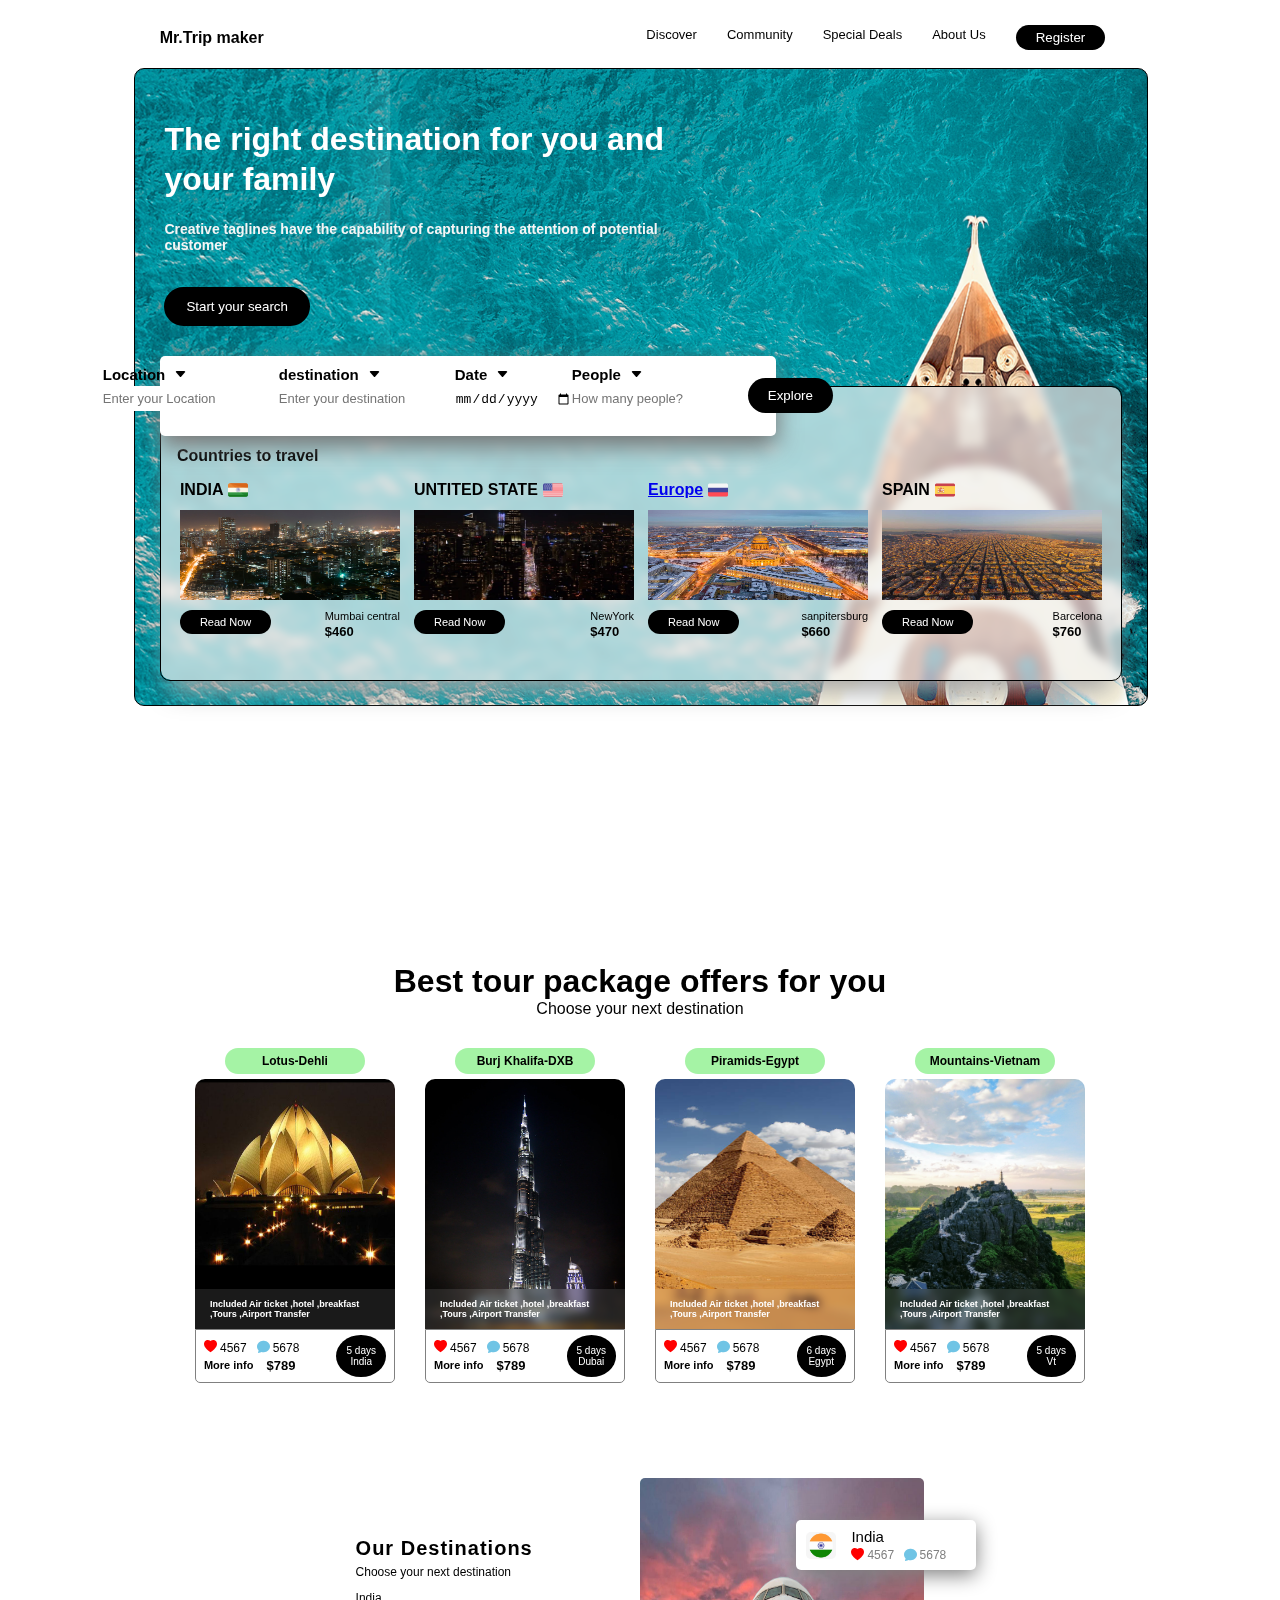
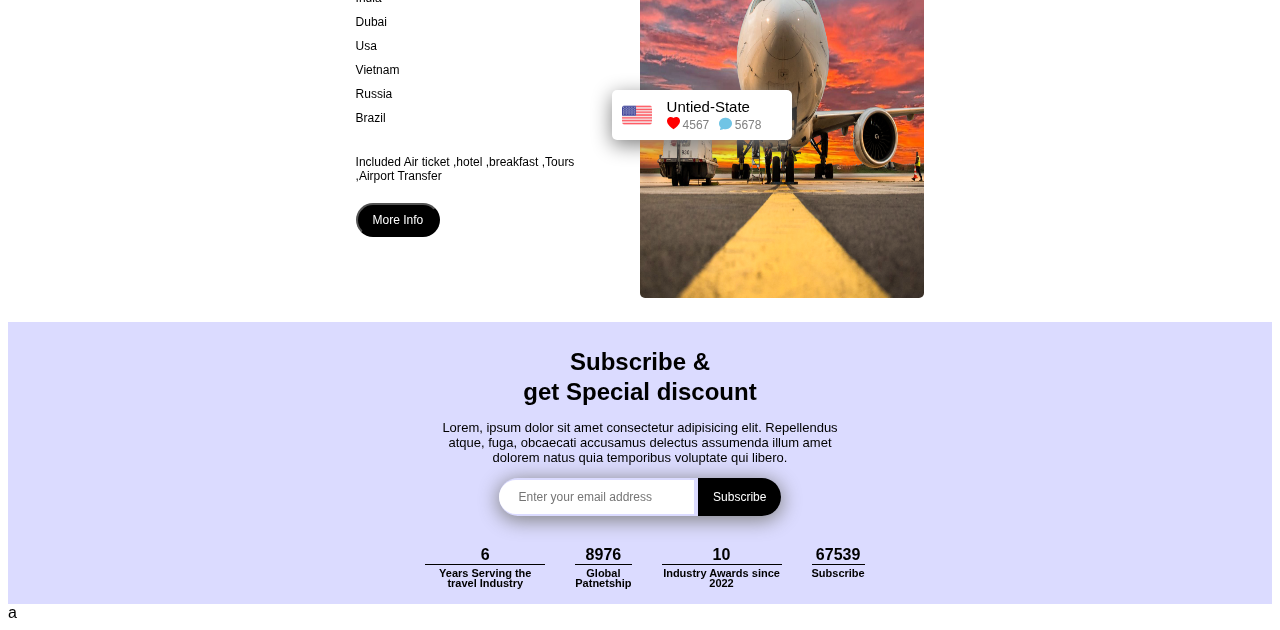
<file: travel app/index.html>
<!DOCTYPE html>
<html lang="en">

<head>
    <meta charset="UTF-8">
    <meta http-equiv="X-UA-Compatible" content="IE=edge">
    <meta name="viewport" content="width=device-width, initial-scale=1.0">
    <link rel="stylesheet" href="style.css">
    <link rel="stylesheet" href="media.css">
    <link rel="stylesheet" href="https://cdn.jsdelivr.net/npm/bootstrap-icons@1.10.4/font/bootstrap-icons.css">
    <title>Document</title>
</head>

<body>
    <header>
        <nav>
            <h4>Mr.Trip maker</h4>
            <ul id="menu_box">
                <li><a href="#">Discover</a></li>
                <li><a href="#">Community</a></li>
                <li><a href="#">Special Deals</a></li>
                <li><a href="#">About Us</a></li>
                <a href="login.html"><li><button>Register</button></li></a>
            </ul>
            <i class="bi bi-three-dots-vertical"></i>
        </nav>
        <div class="content">
            <div class="cont_box">
                <h1>The right destination for you and your family</h1>
                <p>Creative taglines have the capability of capturing the attention of potential customer</p>
                <button>Start your search</button>
            </div>
            <div class="trip_box">
                <div class="search_box">
                    <div class="card">
                        <h4>Location <i class="bi bi-caret-down-fill"></i></h4>
                        <input type="text" placeholder="Enter your Location">
                    </div>
                    <div class="card">
                        <h4>destination <i class="bi bi-caret-down-fill"></i></h4>
                        <input type="text" placeholder="Enter your destination">
                    </div>
                    <div class="card">
                        <h4>Date <i class="bi bi-caret-down-fill"></i></h4>
                        <input type="date">
                    </div>
                    <div class="card">
                        <h4>People <i class="bi bi-caret-down-fill"></i></h4>
                        <input type="number" placeholder="How many people?">
                    </div>
                    <input type="button" value="Explore">
                </div>
                <div class="travel_box">
                    <h4>Countries to travel</h4>
                    <div class="cards">
                        <div class="card">
                            <h3>INDIA<img src="icon/india.png" alt=""></h3>
                            <img src="img/Mumbai-India-at-night.jpg" alt="">
                            <div class="btn_city">
                                <a href="">Read Now</a>
                                <h5>Mumbai central <br> <span>$460</span></h5>
                            </div>
                        </div>

                        <div class="card">
                            <h3>UNTITED STATE<img src="icon/united-states.png" alt=""></h3>
                            <img src="img/newyork.webp" alt="">
                            <div class="btn_city">
                                <a href="">Read Now</a>
                                <h5>NewYork<br><span>$470</span></h5>
                            </div>
                        </div>

                        <div class="card">
                         <a href="Europe Travel/index.html"> <h3>Europe<img src="icon/russia.png" alt=""></h3></a>
                            <img src="img/sanpitersburg.jpg" alt="">
                            <div class="btn_city">
                                <a href="">Read Now</a>
                                <h5>sanpitersburg<br><span>$660</span></h5>
                            </div>
                        </div>
                        <div class="card">
                            <h3>SPAIN<img src="icon/spain.png" alt=""></h3>
                            <img src="img/barcelona.jpg" alt="">
                            <div class="btn_city">
                                <a href="">Read Now</a>
                                <h5>Barcelona<br><span>$760</span></h5>
                            </div>
                        </div>
                    </div>
                </div>
            </div>
        </div>
    </header>

    <div class="offers">
        <h1>Best tour package offers for you</h1>
        <P>Choose your next destination</P>
        <div class="cards">
            <div class="card">
                <h3>Lotus-Dehli</h3>
                <div class="img_text">
                    <img src="img/lotus_temple.jpg" alt="">
                    <h4>Included Air ticket ,hotel ,breakfast ,Tours ,Airport Transfer</h4>
                </div>
                <div class="cont_box">
                    <div class="price">
                        <div class="heart_chat">
                            <i class="bi bi-heart-fill"><span>4567</span></i>
                            <i class="bi bi-chat-fill"><span>5678</span></i>
                        </div>
                        <div class="info_price">
                            <a href="">More info</a>
                            <h4>$789</h4>
                        </div>
                    </div>
                    <div class="days">5 days <br>India</div>
                </div>
            </div>

            <div class="card">
                <h3>Burj Khalifa-DXB</h3>
                <div class="img_text">
                    <img src="img/burjkhlifa.jpg" alt="">
                    <h4>Included Air ticket ,hotel ,breakfast ,Tours ,Airport Transfer</h4>
                </div>
                <div class="cont_box">
                    <div class="price">
                        <div class="heart_chat">
                            <i class="bi bi-heart-fill"><span>4567</span></i>
                            <i class="bi bi-chat-fill"><span>5678</span></i>
                        </div>
                        <div class="info_price">
                            <a href="">More info</a>
                            <h4>$789</h4>
                        </div>
                    </div>
                    <div class="days">5 days <br>Dubai</div>
                </div>
            </div>

            <div class="card">
                <h3>Piramids-Egypt</h3>
                <div class="img_text">
                    <img src="img/piramids.jpg" alt="">
                    <h4>Included Air ticket ,hotel ,breakfast ,Tours ,Airport Transfer</h4>
                </div>
                <div class="cont_box">
                    <div class="price">
                        <div class="heart_chat">
                            <i class="bi bi-heart-fill"><span>4567</span></i>
                            <i class="bi bi-chat-fill"><span>5678</span></i>
                        </div>
                        <div class="info_price">
                            <a href="">More info</a>
                            <h4>$789</h4>
                        </div>
                    </div>
                    <div class="days">6 days <br>Egypt</div>
                </div>
            </div>

            <div class="card">
                <h3>Mountains-Vietnam</h3>
                <div class="img_text">
                    <img src="img/mountain.jpg" alt="">
                    <h4>Included Air ticket ,hotel ,breakfast ,Tours ,Airport Transfer</h4>
                </div>
                <div class="cont_box">
                    <div class="price">
                        <div class="heart_chat">
                            <i class="bi bi-heart-fill"><span>4567</span></i>
                            <i class="bi bi-chat-fill"><span>5678</span></i>
                        </div>
                        <div class="info_price">
                            <a href="">More info</a>
                            <h4>$789</h4>
                        </div>
                    </div>
                    <div class="days">5 days <br>Vt</div>
                </div>
            </div>
        </div>
    </div>
    <div class="destination">
        <div class="des_box">
            <h4>Our Destinations</h4>
            <p>Choose your next destination</p>
            <li>India</li>
            <li>Dubai</li>
            <li>Usa</li>
            <li>Vietnam</li>
            <li>Russia</li>
            <li>Brazil</li>
            <h6>Included Air ticket ,hotel ,breakfast ,Tours ,Airport Transfer</h6>
            <button>More Info</button>
        </div>
        <div class="img_box">
            <img src="img/Main_plan.png" alt="">
            <div class="msg">
                <img src="icon/round_india_flag.png" alt="">
                <div class="cont">
                    <h4>India</h4>
                    <div class="icon">
                        <i class="bi bi-heart-fill"><span>4567</span></i>
                        <i class="bi bi-chat-fill"><span>5678</span></i>
                    </div>
                </div>
            </div>
            <div class="msg">
                <img src="icon/united-states.png" alt="">
                <div class="cont">
                    <h4>Untied-State</h4>
                    <div class="icon">
                        <i class="bi bi-heart-fill"><span>4567</span></i>
                        <i class="bi bi-chat-fill"><span>5678</span></i>
                    </div>
                </div>
            </div>
        </div>
    </div>

    <footer>
        <h2>Subscribe & <br> get Special discount</h2>
        <p>Lorem, ipsum dolor sit amet consectetur adipisicing elit. Repellendus atque, fuga, obcaecati accusamus delectus assumenda illum amet dolorem natus quia temporibus voluptate qui libero.</p>
        <div class="input">
            <input type="text" placeholder="Enter your email address">
            <button>Subscribe</button>

        </div>
        <ul> 
            <li>6<br> <h6>Years Serving the travel Industry</h6></li>
            <li>8976 <br> <h6>Global <br> Patnetship</h6></li>
            <li>10<br> <h6>Industry Awards since 2022</h6></li>
            <li>67539<br> <h6>Subscribe</h6></li>
        </ul>
    </footer>
    <script src="app.js"></script>
</body>

</html>a
</file>
<file: travel app/style.css>
/* *{
    padding: 0;
    margin: 0;
    box-sizing: border-box;
} */

body{
    font-family:'Segoe UI', Tahoma, Geneva, Verdana, sans-serif;
}

header{
    width: 80%;
    height: 95vh;
    
    margin: auto;
}
header nav{
    width: 95%;
    height: 7%;
    margin: auto;
    display: flex;
    align-items: center;
    justify-content: space-between;
}

header nav ul{
    list-style: none;
    display: flex;
}

header nav ul li{
    padding: 3px 15px;
}

header nav ul li a{
    text-decoration: none;
    color: black;
    font-size: 13px;
    font-weight: 500;
    transition: .3s linear;
}

header nav ul li a:hover{
    color: gray;
}

header nav ul li button{
    padding: 5px 20px;
    border-radius: 20px;
    background: black;
    color: white;
    transition: .3s linear;
    border: none;
}

header nav ul li button:hover{
    background: gray;
}


header nav .bi-three-dots-vertical{
    display: none;
}

header .content{
    position: relative;
    width: 100%;
    height: 93%;
}

header .content::before{
    content: '';
    position: absolute;
    width: 100%;
    height: 80%;
    border: 1px solid black;
    background: url('img/background1.png')no-repeat center center/cover;
    border-radius: 10px;
    z-index: -1;
}

header .content .cont_box{
    width: 500px;
    height: auto;
    color: white;
    padding: 30px;
}

header .content .cont_box h1{
    line-height: 40px;
    font-weight: 800;
}

header .content .cont_box p{
    font-size: 14px;
    font-weight: 600;
    color: whitesmoke;
}

header .content .cont_box button{
    margin-top: 20px;
    padding: 10px 20px;
    border-radius: 20px;
    border: 2px solid black;
    background: black;
    color: white;
    outline: none;
    cursor: pointer;
    transition: .3s linear;
}

header .content .cont_box button:hover{
    background: gray;
    border: 2px solid grey;
}

header .trip_box{
    position: relative;
    width: 95%;
    height: auto;
    margin: auto;
}

header .trip_box .search_box{
    position: absolute;
    top: 0;
    left: 0;
    width: 60%;
    height: 60px;
    display: flex;
    align-items: center;
    justify-content: center;
    background: white;
    border-radius: 5px;
    box-shadow: 0px 10px 25px rgb(114,114,114);
    z-index: 1;
    padding: 10px 20px;
}

header .trip_box .search_box .card{
    width: 200px;
    height: 100%;
    /* border: 1px solid black; */
}

header .trip_box .search_box .card h4{
    font-size: 15px;
    margin: 0;
    font-weight: 600;
}

header .trip_box .search_box .card  h4 .bi{
    font-size: 13px;
    margin:2px 0px 0px 5px;
    transition: .3s linear;  
}

header .trip_box .search_box .card input{
    margin-top:  3px;
    padding: 5px 0px;
    border: none;
    outline: none;
    font-size: 13px;
}

header .trip_box .search_box input[type="button"]{
    background: black;
    color: white;
    border: none;
    outline: none;
    padding: 10px 20px;
    border-radius: 20px;
    transition: .3s linear;
    cursor: pointer;
}

header .trip_box .search_box input[type="button"]:hover{
    background: gray;
}

header .trip_box .travel_box{
    position: relative;
    width: 100%;
    height: auto;
    margin: auto;
    top: 30px;
    border: 1px solid black;
    border-radius: 10px;
    padding-bottom: 20px;
    box-shadow: 0px 20px 25px -10px rgb(165,165,165);
}

header .trip_box .travel_box::before{
    content: '';
    position: absolute;
    width: 100%;
    height: 100%;
    border-radius: 10px;
    background: rgb(241,241,241,.7);
    backdrop-filter: blur(5px);
    z-index: -1;
}


header .trip_box .travel_box h4{

    margin: 0;
    padding: 60px 0px 15px 1.7%;
}


header .trip_box .travel_box .cards{
    width: 96%;
    height: auto;
    margin: 0 auto;
    display: flex;
    align-items: center;
    justify-content: space-between;
}

header .trip_box .travel_box .cards .card{
    width: 220px;
    height: 180px;
}

header .trip_box .travel_box .cards .card h3{
    margin: 0px 0px 10px 0px;
    display: flex;
    align-items: center;
    font-size: 16px;
    font-weight: 600;
}

header .trip_box .travel_box .cards .card h3 img{
    width: 20px;
    height: 20px;
    margin-left: 5px;
}

header .trip_box .travel_box .cards .card img{
    width: 100%;
    height: 50%;
}

header .trip_box .travel_box .cards .card .btn_city{
    display: flex;
    align-items: center;
    justify-content: space-between;
}

header .trip_box .travel_box .cards .card .btn_city a{
    text-decoration: none;
    background: black;
    color: white;
    border-radius: 20px;
    padding: 6px 20px;
    font-size: 11px;
    transition: .3s linear;
}

header .trip_box .travel_box .cards .card .btn_city a:hover{
    background: gray;
}

header .trip_box .travel_box .cards .card .btn_city h5{
    font-size: 11px;
    font-weight: 500;
    margin: 0;
    margin-top: 5px;
    line-height: 15px;
}

header .trip_box .travel_box .cards .card .btn_city h5 span{
    font-size: 13px;
    font-weight: 700;
}

.offers{
    width: 60%;
    height: auto;
    margin: auto;
    margin-top: 100px;
    transition: .5s linear;
}

.offers h1{
    font-weight: 600;
    text-align: center;
    margin: 0;
}

.offers p{
    font-weight: 400;
    margin: 0;
    text-align: center;
}

.offers .cards{
    margin-top: 20px;
    display: flex;
    align-items: center;
    justify-content: space-between;
    flex-wrap: wrap;
}

.offers .cards .card{
    position: relative;
    width: 200px;
    height: 350px;
    margin: 10px;
}

.offers .cards .card h3{
    width: 140px;
    padding:6px 0px ;
    background: rgb(165,243,165);
    border-radius: 20px;
    font-size: 12px;
    display: grid;
    place-items: center;
    margin: auto;
}
.offers .cards .card .img_text{
    position: relative;
    width: 100%;
    height: 250px;
    margin-top: 5px;
}

.offers .cards .card .img_text img{
    position: relative;
    width: 100%;
    height: 100%;
    border-radius: 10px 10px 0px 0px;
}

.offers .cards .card .img_text h4{   
    position: absolute;
    font-size: 9px;
    padding: 10px 15px;
    bottom: 0;
    margin: 0;
    color: white;
    z-index: 2;
}

.offers .cards .card .img_text h4::before{
    content: '';
    position: absolute;
    width: 100%;
    height: 100%;
    background: rgb(255,255,255,.1);
    backdrop-filter: blur(5px);
    z-index: -1;
    bottom: 0;
    left: 0;
}

.offers .cards .card .cont_box{
    width: 99%;
    display: flex;
    align-items: center;
    justify-content: space-between;
    border: 1px solid gray;
    padding: 5px 0px;
    border-radius: 0px 0px 5px 5px;    
}

.offers .cards .card .cont_box .price , .days{
    margin: 0px 8px;
}

.offers .cards .card .cont_box .price .heart_chat{
    display: flex;
    align-items: center; 
}

.offers .cards .card .cont_box .price .heart_chat i:nth-child(1){
    color: red;
    font-size: 13px;
    margin-right: 10px;
}

.offers .cards .card .cont_box .price .heart_chat i span{
    margin-left: 3px;
    color: black;
    font-size: 12px;
    font-style: normal;
}

.offers .cards .card .cont_box .price .heart_chat i:nth-child(2){
    color: rgb(112,196,229);
    font-size: 13px;
    margin-right: 10px;
}

.offers .cards .card .cont_box .price .info_price{
    display: flex;
    align-items: center;
    margin-top: 3px;
}

.offers .cards .card .cont_box .price .info_price a{
    text-decoration: none;
    color: black;
    font-weight: 700;
    font-size: 11px;
    transition: .3s;
    margin-right: 13px;
}

.offers .cards .card .cont_box .price .info_price a:hover{
    color: gray;
}

.offers .cards .card .cont_box .price .info_price h4{
    margin: 0;
    font-size: 13px;
}
.offers .cards .card .cont_box .days{
    color: white;
    background: black;
    font-size: 10px;
    padding: 10px;
    border-radius: 50%;
    text-align: center;
    cursor: pointer;
    transition: .3s linear;
}

.offers .cards .card .cont_box .days:hover{
    transform: rotate(360deg);
}

.destination{
    width: 45%;
    height: auto;
    margin: auto;
    margin-top: 70px;
    display: flex;
    align-items: center;
    justify-content: center;
}

.destination .des_box , .img_box{
    position: relative;
    width: 50%;
    height: auto;
}

.destination .des_box h4{
    margin: 0;
    font-size: 20px;
    color: black;
    line-height: 10px;
    letter-spacing: 1px;
}

.destination .des_box p{
    font-size: 12px;
}

.destination .des_box li{
    list-style-type: none;
    padding: 0px 0px 10px 0px;
    font-size: 12px;
    font-weight: 500;
}

.destination .des_box h6{
    width: 250px;
    font-size: 12px;
    font-weight: 500;
    margin: 20px 0px;
}

.destination .des_box button{
    font-size: 12px;
    padding: 8px 15px;
    border-radius: 20px;
    background: black;
    color: white;
    cursor: pointer;
    transition: .3s linear;
}


.destination .des_box button:hover{
    background: grey;
    border: none;
}

.destination .img_box img{
    width: 100%;
    height: 420px;
    border-radius: 5px;    
}

.destination .img_box .msg{
    position: absolute;
    top: 50%;
    left: -10%;
    width: 160px;
    height: 50px;
    background: white;
    box-shadow: 0px 5px 20px grey;
    display: flex;
    align-items: center;
    padding: 0px 10px; 
    border-radius: 5px;  
}

.destination .img_box .msg:nth-child(2){
    position: absolute;
    top: 10%;
    left: 55%;
    width: 160px;
    height: 50px;
    background: white;
    box-shadow: 0px 5px 20px grey;
    display: flex;
    align-items: center;
    padding: 0px 10px; 
    border-radius: 5px;  
}

.destination .img_box .msg img{
    width: 30px;
    height: 55%;
}


.destination .img_box .msg .cont{
    margin-left: 15px;
}


.destination .img_box .msg .cont h4{
    margin: 0px;
    font-size: 15px;
    font-weight: 500;
}


.destination .img_box .msg .cont .bi:nth-child(1){
    color: red;
    margin-right: 5px;
    font-size: 13px;
}

.destination .img_box .msg .cont .bi span{
    font-style: normal;
    margin-left: 3px;
    color: grey;
    font-size: 12px;
}


.destination .img_box .msg .cont .bi:nth-child(2){
    color: rgb(112,196,229);
    margin-right: 5px;
    font-size: 13px;
}

footer{
    width: 100%;
    height: auto;
    background: rgb(219,219,255);
    margin-top: 20px;
    display: flex;
    align-items: center;
    justify-content: center;
    flex-direction: column;
}

footer h2{
    text-align: center;
    margin: 0;
    margin-top: 25px;
    line-height: 30px;
    font-weight: 600;
}

footer p{
    text-align: center;
    width: 400px;
    font-size: 13px;
}

footer .input {
    box-shadow: 0px 3px 20px 1px gray;
    border-radius: 20px;
}

footer .input input{
    padding: 10px 20px;
    border: none;
    outline: none;
    font-size: 12px;
    border-radius:  20px 0px 0px 20px;
}

footer .input button{
    padding: 12px 15px;
    border: none;
    outline: none;
    font-size: 12px;
    border-radius: 0px 20px 20px 0px;    
    background: black;
    color: white;
    cursor: pointer;
    transition: .3s linear;
}

footer .input button:hover{
    background: gray;
}

footer ul{
    list-style: none;
    display: flex;

    margin-top: 30px;
}

footer ul li{
    text-align: center;
    margin-right: 30px;
    font-weight: bold;
}

footer ul li h6{
    font-size: 11px;
    font-weight: 600;
    max-width: 120px;
    margin: 0;
    line-height: 10px;
    border-top: 1px solid black;
    padding-top: 3px;
}
</file>
<file: travel app/media.css>
@media screen and (max-width: 1485px) {
    .offers {
        width: 65%;
    }
}

@media screen and (max-width: 1373px) {
    .offers {
        width: 72%;
    }
}

@media screen and (max-width: 1250px) {
    header {
        width: 90%;
    }

    .offers {
        width: 82%;
    }

    .destination {
        width: 55%;
    }
}

@media screen and (max-width: 1100px) {
    header {
        width: 95%;
    }

    header .trip_box .search_box {
        width: 70%;
    }

    header .trip_box .travel_box .cards {
        overflow: auto;
    }

    header .trip_box .travel_box .cards .card {
        min-width: 220px;
        margin-right: 10px;
    }

    .offers {
        width: 95%;
    }

    .destination {
        width: 60%;
    }
}

@media screen and (max-width: 950px) {
    header .trip_box .search_box {
        width: 85%;
    }

    header .trip_box .travel_box .cards {
        margin-right: 10px;
    }

    .destination {
        width: 75%;
    }

}

@media screen and (max-width: 714px) {
    header nav ul {
        position: absolute;
        width: 100px;
        height: auto;
        flex-direction: column;
        background: white;
        border-radius: 5px;
        box-shadow: 0px 0px 10px gray;
        justify-content: center;
        top: -100%;
        right: 30%;
        z-index: 9999999999999999;
        padding: 10px 20px;
        transition: .5s linear;
    }

    /* javascript class */
    header nav .ul_active {
        top: 0;
    }

    header nav ul li {
        padding: 8px 0px;
        text-align: center;
    }

    header nav .bi-three-dots-vertical {
        display: unset;
    }

    header .trip_box .search_box {
        width: 93%;
    }

    .offers {
        width: 75%;
    }
}

@media screen and (max-width: 650px) {
    header .trip_box .search_box .card {
        width: 140px;
    }

    header .trip_box .search_box input[type="button"] {
        position: absolute;
        bottom: -43px;
        font-size: 13px;
    }

    .offers {
        width: 85%;
        margin-top: 0px;
    }

    .destination {
        width: 100%;
        flex-direction: column-reverse;
    }

    .destination .des_box .img_box {
        position: relative;
        width: 55%;
        height: auto;
    }

    .destination .des_box {
        margin-top: 30px;
    }
}

@media screen and (max-width: 541px) {
    header .content .cont_box{
        width: 85%;
    }

    header .content .cont_box h1{
        width: 300px;
        font-size: 22px;
    }

    header .content .cont_box p{
        width: 300px;
        font-size: 12px;
    }

    header .trip_box .search_box{
        width: 89%;
    }

    header .trip_box .search_box .card{
        width: 110px;
    }
    header .trip_box .search_box .cards .card input{
        width: 100%;
    }

    .offers h1{
        font-size: 22px;
    }

    .offers p{
        font-size: 14px;
    }
    .offers .cards{
        justify-content: center;
    }

    .destination .des_box .img_box{
        width: 80%;
    }
    footer ul li h6{
        font-size: 8px;
    }

}

@media screen and (max-width: 411px) {
    .offers{
        margin-top: 80px;
    }
    .destination .img_box .msg_box:nth-child(2){
        left: 50%;
    }

    footer p{
        width: 330px;
        font-size: 32px;
    }

    footer ul li{
        margin-right: 20px;
    }
}

@media screen and (max-width: 375px) {
    .offers{
        margin-top: 15px;
    }
}
</file>
